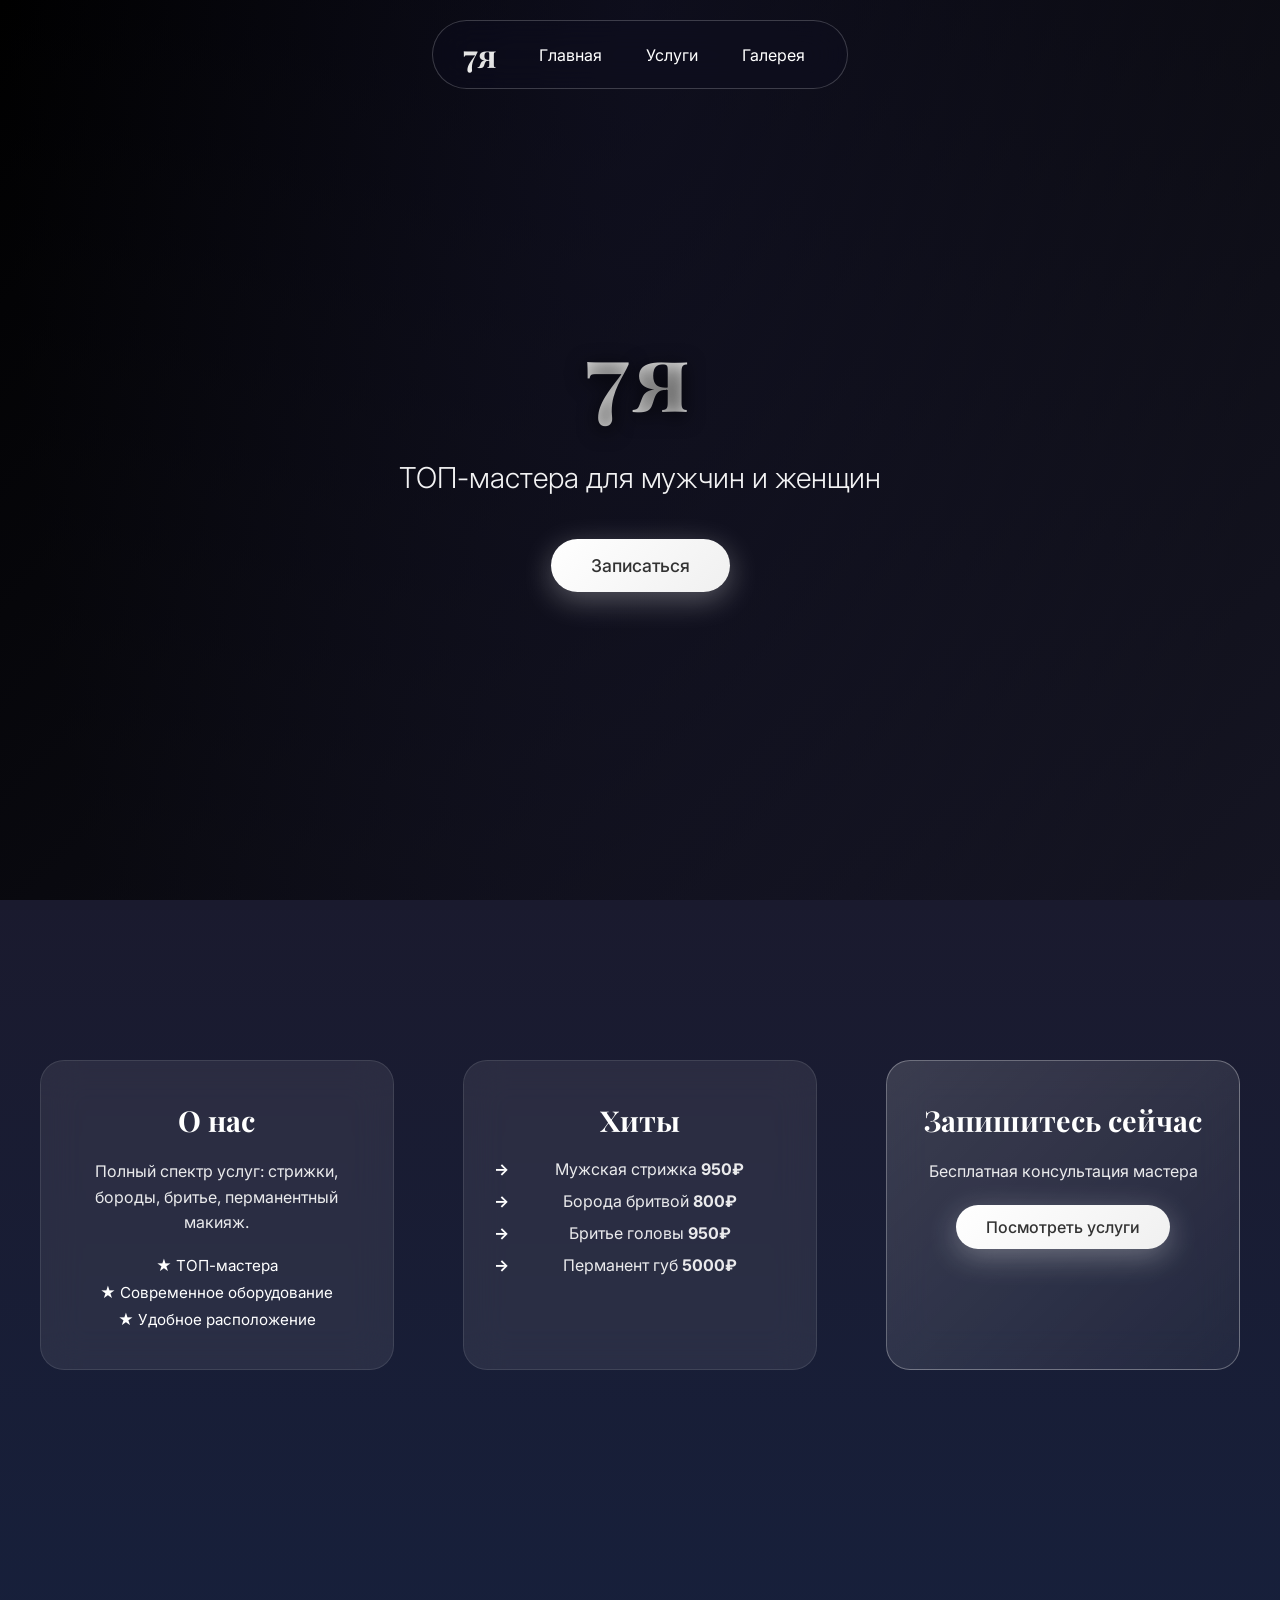
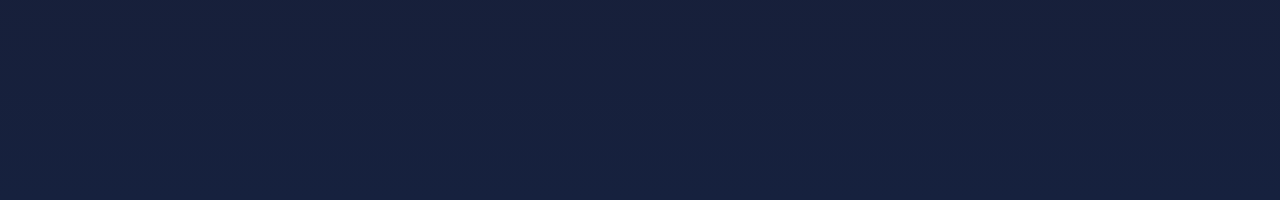
<file: index.html>
<!DOCTYPE html>
<html lang="ru">
<head>
    <meta charset="UTF-8">
    <meta name="viewport" content="width=device-width, initial-scale=1.0">
    <title>7я - Салон красоты</title>
    <link rel="stylesheet" href="style.css">
    <link href="https://fonts.googleapis.com/css2?family=Playfair+Display:wght@400;700&family=Inter:wght@300;400;500&display=swap" rel="stylesheet">
</head>
<body>
    <nav class="navbar">
        <div class="nav-container">
            <div class="logo">7я</div>
            <ul class="nav-menu">
                <li><a href="index.html">Главная</a></li>
                <li><a href="services.html">Услуги</a></li>
                <li><a href="gallery.html">Галерея</a></li>
            </ul>
        </div>
    </nav>

    <div class="ripple-effect" id="ripple"></div>

    <section class="hero">
        <div class="hero-overlay">
            <div class="hero-content">
                <h1 class="hero-title">7я</h1>
                <p class="hero-subtitle">ТОП-мастера для мужчин и женщин</p>
                <a href="services.html" class="cta-button">Записаться</a>
            </div>
        </div>
    </section>

    <main class="main-content">
        <section class="section">
            <div class="grid">
                <div class="card">
                    <h2>О нас</h2>
                    <p>Полный спектр услуг: стрижки, бороды, бритье, перманентный макияж.</p>
                    <div class="features">
                        <span>★ ТОП-мастера</span>
                        <span>★ Современное оборудование</span>
                        <span>★ Удобное расположение</span>
                    </div>
                </div>
                <div class="card">
                    <h2>Хиты</h2>
                    <ul>
                        <li>Мужская стрижка <strong>950₽</strong></li>
                        <li>Борода бритвой <strong>800₽</strong></li>
                        <li>Бритье головы <strong>950₽</strong></li>
                        <li>Перманент губ <strong>5000₽</strong></li>
                    </ul>
                </div>

                <div class="card highlight">
                    <h2>Запишитесь сейчас</h2>
                    <p>Бесплатная консультация мастера</p>
                    <a href="services.html" class="cta-button small">Посмотреть услуги</a>
                </div>
            </div>
        </section>
    </main>

    <script src="script.js"></script>
</body>
</html>
</file>
<file: style.css>
* { margin: 0; padding: 0; box-sizing: border-box; }
body { 
    font-family: 'Inter', sans-serif; 
    background: radial-gradient(ellipse at top, #0f0f23 0%, #000 70%);
    color: #fff; 
    overflow-x: hidden;
    min-height: 100vh;
    touch-action: manipulation; /* Для touch событий */
}

/* Адаптивный navbar */
.navbar {
    position: fixed; top: 20px; left: 50%; transform: translateX(-50%);
    backdrop-filter: blur(20px); background: rgba(15,15,35,0.3);
    border: 1px solid rgba(255,255,255,0.2); border-radius: 50px;
    padding: 12px 30px; z-index: 1000;
    transition: all 0.3s ease;
}
.nav-container { display: flex; align-items: center; gap: 30px; justify-content: space-between; width: 100%; max-width: 1200px; margin: 0 auto; }
.logo { 
    font-family: 'Playfair Display', serif; 
    font-size: clamp(1.5rem, 5vw, 2em); font-weight: 700; 
    background: linear-gradient(45deg, #f0f0f0, #e0e0e0, #ffffff); 
    -webkit-background-clip: text; -webkit-text-fill-color: transparent;
}
.nav-menu { display: flex; list-style: none; gap: 20px; }
.nav-menu a { 
    color: #fff; text-decoration: none; 
    position: relative; font-weight: 400; padding: 8px 12px;
    font-size: clamp(0.9rem, 3vw, 1rem);
    transition: all 0.3s ease;
}
.nav-menu a::after {
    content: ''; position: absolute; bottom: -5px; left: 0;
    width: 0; height: 2px; background: linear-gradient(90deg, #f0f0f0, #e0e0e0);
    transition: width 0.3s ease;
}
.nav-menu a:hover::after, .nav-menu a.active::after { width: 100%; }

/* Hamburger меню для мобильных */
.hamburger { display: none; flex-direction: column; gap: 4px; cursor: pointer; padding: 5px; }
.hamburger span { width: 25px; height: 3px; background: #fff; transition: 0.3s; border-radius: 2px; }

.main-content { padding: 120px 5% 50px; min-height: 100vh; position: relative; }

/* Улучшенные карточки */
.card {
    background: rgba(255,255,255,0.05);
    backdrop-filter: blur(20px); border-radius: 24px;
    border: 1px solid rgba(255,255,255,0.15);
    padding: clamp(20px, 5vw, 40px); margin: 20px auto; 
    max-width: 500px; width: 90%;
    transform: translateZ(0); transition: all 0.4s cubic-bezier(0.25,1,0.5,1);
    cursor: pointer; touch-action: manipulation;
}
.card:hover, .card.touched { 
    transform: translateY(-10px) scale(1.02); 
    box-shadow: 0 25px 50px rgba(255,255,255,0.15); 
    border-color: rgba(255,255,255,0.4);
}

.photo-frame {
    width: 100%; height: clamp(200px, 40vw, 250px); 
    border-radius: 20px; overflow: hidden;
    margin: 20px 0; border: 2px solid rgba(255,255,255,0.3);
    transition: all 0.4s ease; position: relative;
}
.photo-frame::before {
    content: ''; position: absolute; top: 0; left: 0; right: 0; bottom: 0;
    background: linear-gradient(45deg, transparent 30%, rgba(255,255,255,0.1) 50%, transparent 70%);
    opacity: 0; transition: opacity 0.3s ease;
}
.photo-frame:hover::before, .photo-frame.touched::before { opacity: 1; }

h1 { 
    font-family: 'Playfair Display', serif; 
    font-size: clamp(2.5rem, 10vw, 6rem);
    text-align: center; margin: 0 0 30px 0;
    background: linear-gradient(45deg, #f0f0f0, #e0e0e0, #ffffff);
    -webkit-background-clip: text; -webkit-text-fill-color: transparent;
    background-clip: text;
}
h2 { font-family: 'Playfair Display', serif; font-size: clamp(1.5rem, 6vw, 2rem); margin-bottom: 15px; color: #f5f5f5; }

.section { text-align: center; }
.grid { 
    display: grid; 
    grid-template-columns: repeat(auto-fit, minmax(clamp(280px, 90vw, 350px), 1fr)); 
    gap: clamp(20px, 5vw, 30px); 
    margin-top: 50px; 
}

/* Анимации */
.ripple-effect { 
    position: fixed; pointer-events: none; z-index: 999; 
    border-radius: 50%; background: radial-gradient(circle, rgba(255,255,255,0.4), rgba(200,200,200,0.2));
    transform: scale(0); opacity: 0;
}

/* Мобильные стили */
@media (max-width: 768px) {
    .hamburger { display: flex; }
    .nav-menu { 
        position: fixed; top: 100%; left: 0; right: 0; 
        background: rgba(15,15,35,0.95); backdrop-filter: blur(20px);
        flex-direction: column; padding: 20px; gap: 15px;
        transform: translateY(-100%); opacity: 0;
        transition: all 0.3s ease;
    }
    .nav-menu.active { transform: translateY(0); opacity: 1; }
    
    .main-content { padding: 100px 5% 40px; }
    .card { margin: 15px auto; }
}

@media (max-width: 480px) {
    .nav-container { padding: 0 15px; gap: 15px; }
    .logo { font-size: 1.5rem; }
}

.price {
    font-family: 'Playfair Display', serif;
    font-size: 1.5rem; font-weight: 700;
    color: #ffffff;
    margin: 15px 0;
    text-shadow: 0 2px 10px rgba(255,255,255,0.3);
}
.photo-frame img {
    width: 100%; height: 100%;
    object-fit: cover; display: block;
}

.gallery-grid {
    display: grid;
    grid-template-columns: repeat(auto-fill, minmax(320px, 1fr));
    grid-auto-rows: 250px;
    grid-gap: 20px;
    margin-top: 50px;
    max-width: 1400px;
    margin-left: auto;
    margin-right: auto;
}

.gallery-item {
    position: relative;
    border-radius: 20px;
    overflow: hidden;
    cursor: pointer;
    transition: transform 0.3s ease;
}

.gallery-item.tall { grid-row: span 2; }
.gallery-item.wide { grid-column: span 2; }

.gallery-photo {
    height: 100%;
    border: 2px solid rgba(255,255,255,0.2);
}

.gallery-photo img {
    width: 100%; 
    height: 100%;
    object-fit: cover; 
    display: block;
    transition: transform 0.4s ease;
}

.gallery-item:hover .gallery-photo img {
    transform: scale(1.05);
}

.gallery-caption {
    position: absolute;
    bottom: 15px;
    left: 15px;
    right: 15px;
    background: rgba(0,0,0,0.7);
    color: #fff;
    padding: 8px 12px;
    border-radius: 20px;
    font-size: 0.9rem;
    font-weight: 500;
    backdrop-filter: blur(10px);
    opacity: 0;
    transition: opacity 0.3s ease;
}

.gallery-item:hover .gallery-caption {
    opacity: 1;
}

/* Мобильная галерея */
@media (max-width: 768px) {
    .gallery-grid {
        grid-template-columns: repeat(auto-fill, minmax(280px, 1fr));
        grid-auto-rows: 220px;
        grid-gap: 15px;
    }
    
    .gallery-item.wide { grid-column: span 1; }
    .gallery-item.tall { grid-row: span 1; }
}

/* HERO БАННЕР */
.hero {
    position: relative;
    height: 100vh;
    min-height: 600px;
    background-image: url('https://avatars.mds.yandex.net/get-altay/10834132/2a0000018e2e2545b6f4ebf2df6e4b5d7e52/XXXL');
    background-size: cover;
    background-position: center;
    background-attachment: fixed;
    display: flex;
    align-items: center;
    justify-content: center;
    overflow: hidden;
}

.hero::before {
    content: '';
    position: absolute;
    top: 0; left: 0; right: 0; bottom: 0;
    background: linear-gradient(135deg, rgba(0,0,0,0.4) 0%, rgba(30,30,50,0.7) 100%);
}

.hero-overlay {
    position: relative;
    z-index: 2;
    text-align: center;
    max-width: 800px;
    padding: 0 20px;
}

.hero-title {
    font-family: 'Playfair Display', serif;
    font-size: clamp(3rem, 8vw, 6rem);
    font-weight: 700;
    color: #fff;
    margin: 0 0 20px 0;
    text-shadow: 0 4px 20px rgba(0,0,0,0.8);
    letter-spacing: 0.05em;
}

.hero-subtitle {
    font-size: clamp(1.2rem, 3vw, 1.8rem);
    color: rgba(255,255,255,0.95);
    margin: 0 0 40px 0;
    font-weight: 300;
    max-width: 500px;
    line-height: 1.5;
}

.cta-button {
    display: inline-block;
    background: linear-gradient(135deg, #fff 0%, #f0f0f0 100%);
    color: #333;
    padding: 16px 40px;
    font-size: 1.1rem;
    font-weight: 500;
    text-decoration: none;
    border-radius: 50px;
    box-shadow: 0 8px 30px rgba(255,255,255,0.3);
    transition: all 0.3s ease;
    backdrop-filter: blur(10px);
}

.cta-button:hover {
    transform: translateY(-3px);
    box-shadow: 0 15px 40px rgba(255,255,255,0.4);
}

/* ОСНОВНОЙ КОНТЕНТ */
.main-content {
    background: linear-gradient(180deg, #1a1a2e 0%, #16213e 100%);
    min-height: 100vh;
    padding: 80px 20px;
}

.section {
    max-width: 1400px;
    margin: 0 auto;
}

.grid {
    display: grid;
    grid-template-columns: repeat(auto-fit, minmax(350px, 1fr));
    grid-gap: 30px;
    margin-top: 60px;
}

.card {
    background: rgba(255,255,255,0.08);
    backdrop-filter: blur(20px);
    border: 1px solid rgba(255,255,255,0.1);
    border-radius: 24px;
    padding: 40px 30px;
    transition: all 0.4s ease;
}

.card:hover {
    transform: translateY(-10px);
    border-color: rgba(255,255,255,0.3);
    box-shadow: 0 30px 60px rgba(0,0,0,0.4);
}

.card h2 {
    font-family: 'Playfair Display', serif;
    font-size: 1.8rem;
    color: #fff;
    margin: 0 0 20px 0;
}

.card p {
    color: rgba(255,255,255,0.9);
    line-height: 1.6;
    margin-bottom: 20px;
}

.features {
    display: flex;
    flex-direction: column;
    gap: 8px;
}

.features span {
    font-size: 0.95rem;
    color: #fff;
}

.card ul {
    list-style: none;
    padding: 0;
    margin: 0;
}

.card li {
    color: rgba(255,255,255,0.9);
    margin-bottom: 12px;
    padding-left: 20px;
    position: relative;
}

.card li::before {
    content: '→';
    position: absolute;
    left: 0;
    color: #fff;
    font-weight: bold;
}

.card.highlight {
    background: linear-gradient(135deg, rgba(255,255,255,0.15) 0%, rgba(255,255,255,0.05) 100%);
    border-color: rgba(255,255,255,0.3);
}

.cta-button.small {
    padding: 12px 30px;
    font-size: 1rem;
}

/* МОБИЛЬНЫЕ */
@media (max-width: 768px) {
    .hero {
        background-attachment: scroll;
        height: 80vh;
    }
    
    .grid {
        grid-template-columns: 1fr;
        grid-gap: 20px;
    }
}
</file>
